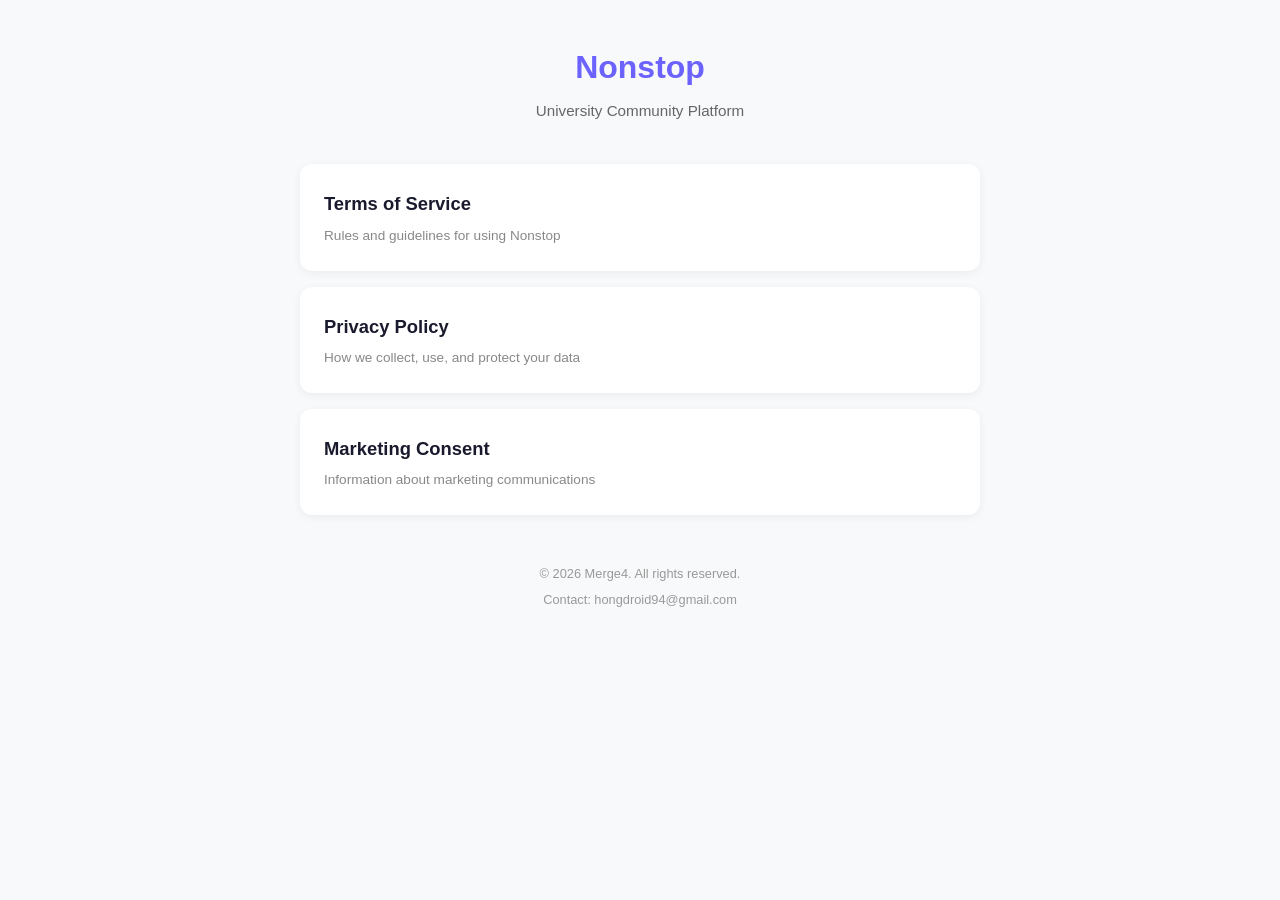
<file: index.html>
<!DOCTYPE html>
<html lang="en">
<head>
  <meta charset="UTF-8">
  <meta name="viewport" content="width=device-width, initial-scale=1.0">
  <title>Nonstop - Legal</title>
  <link rel="stylesheet" href="style.css">
</head>
<body>
  <div class="container">
    <header>
      <h1>Nonstop</h1>
      <p class="subtitle">University Community Platform</p>
    </header>
    <nav class="card-list">
      <a href="terms.html" class="card">
        <h2>Terms of Service</h2>
        <p>Rules and guidelines for using Nonstop</p>
      </a>
      <a href="privacy.html" class="card">
        <h2>Privacy Policy</h2>
        <p>How we collect, use, and protect your data</p>
      </a>
      <a href="marketing.html" class="card">
        <h2>Marketing Consent</h2>
        <p>Information about marketing communications</p>
      </a>
    </nav>
    <footer>
      <p>&copy; 2026 Merge4. All rights reserved.</p>
      <p>Contact: hongdroid94@gmail.com</p>
    </footer>
  </div>
</body>
</html>
</file>
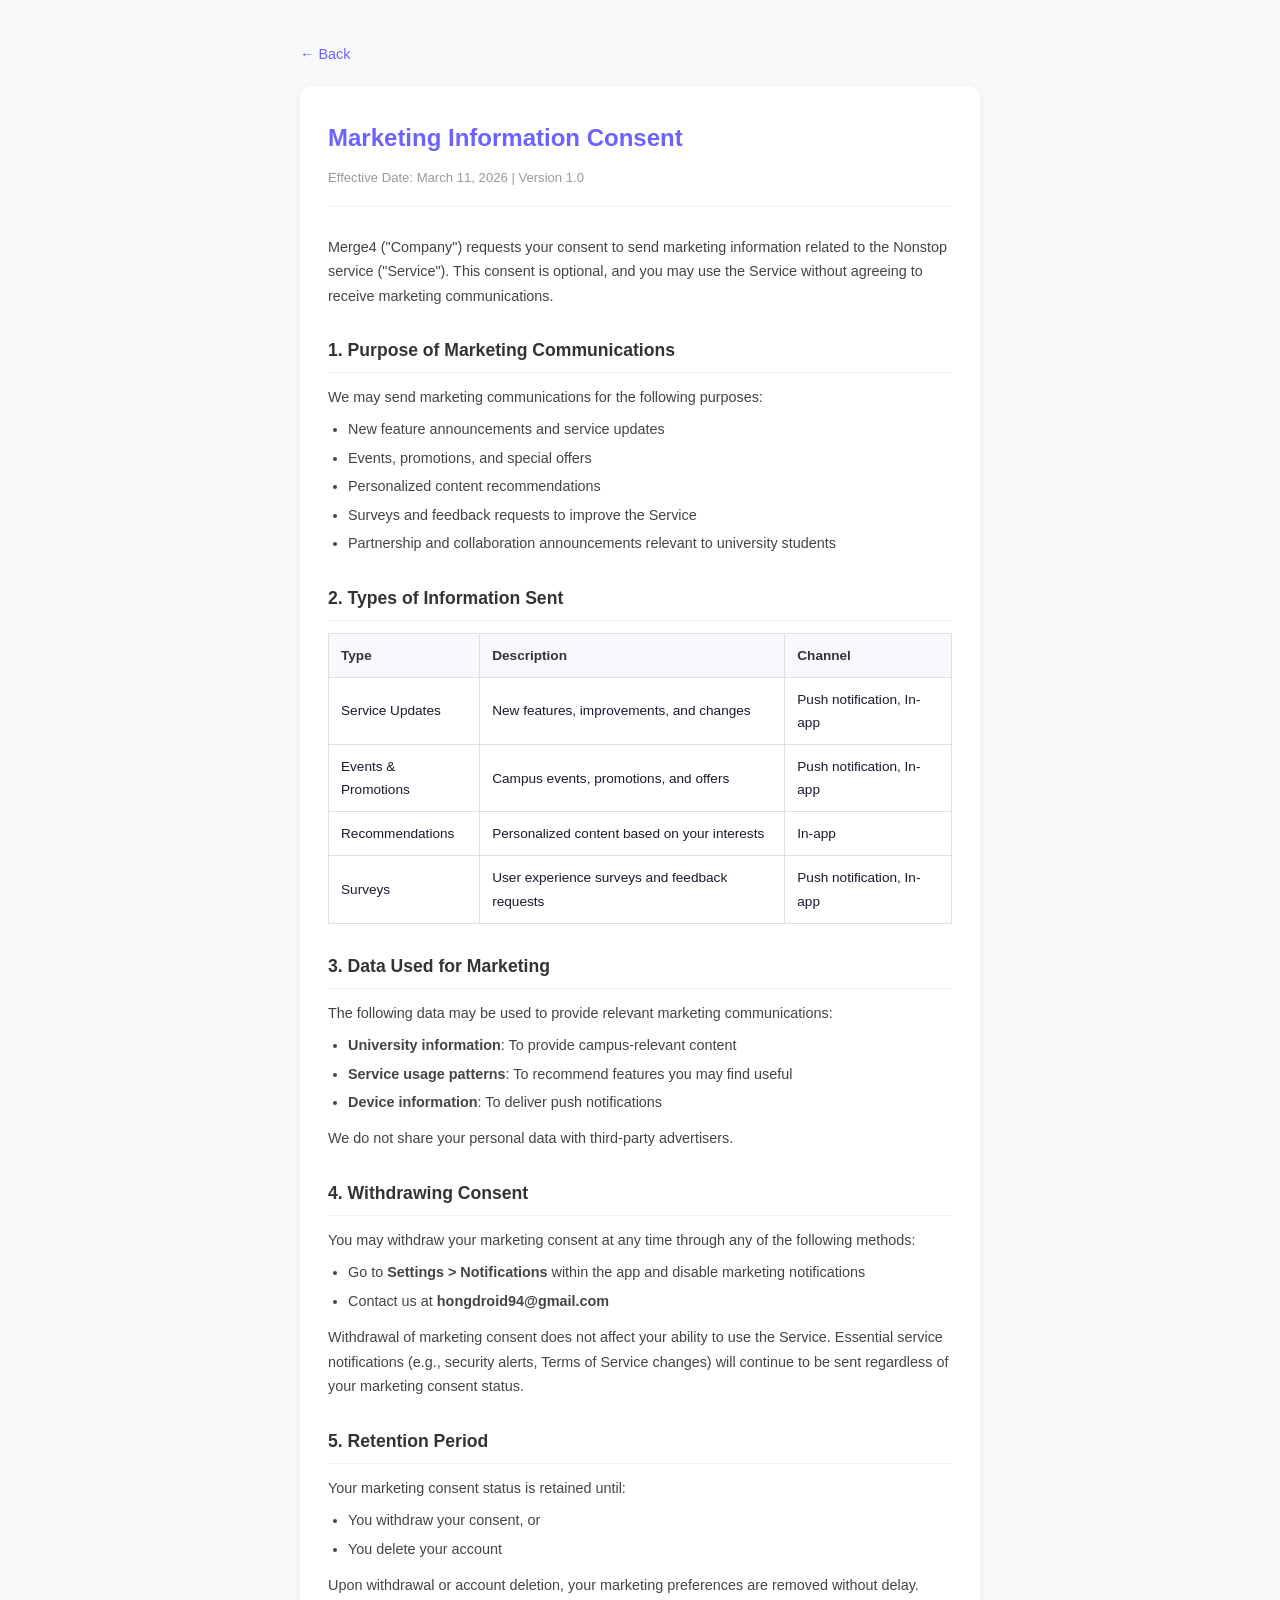
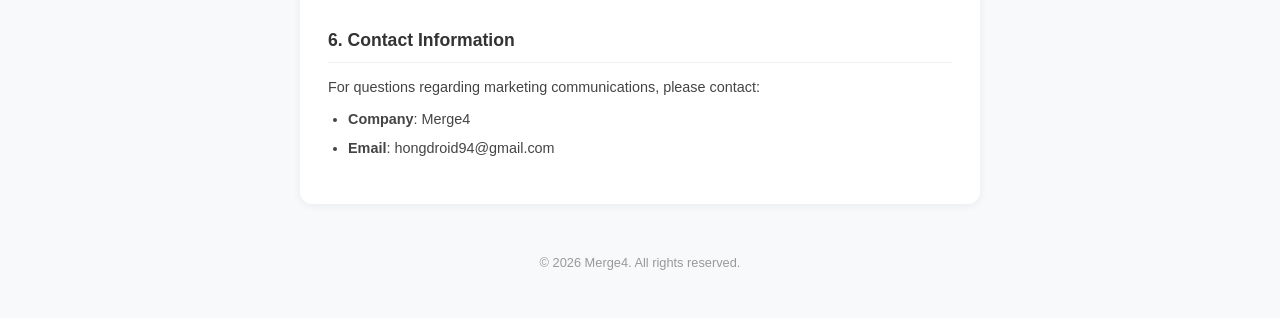
<file: marketing.html>
<!DOCTYPE html>
<html lang="en">
<head>
  <meta charset="UTF-8">
  <meta name="viewport" content="width=device-width, initial-scale=1.0">
  <title>Marketing Consent - Nonstop</title>
  <link rel="stylesheet" href="style.css">
</head>
<body>
  <div class="container">
    <a href="./" class="back-link">&larr; Back</a>
    <div class="legal">
      <h1>Marketing Information Consent</h1>
      <p class="meta">Effective Date: March 11, 2026 | Version 1.0</p>

      <p>Merge4 ("Company") requests your consent to send marketing information related to the Nonstop service ("Service"). This consent is optional, and you may use the Service without agreeing to receive marketing communications.</p>

      <h2>1. Purpose of Marketing Communications</h2>
      <p>We may send marketing communications for the following purposes:</p>
      <ul>
        <li>New feature announcements and service updates</li>
        <li>Events, promotions, and special offers</li>
        <li>Personalized content recommendations</li>
        <li>Surveys and feedback requests to improve the Service</li>
        <li>Partnership and collaboration announcements relevant to university students</li>
      </ul>

      <h2>2. Types of Information Sent</h2>
      <table>
        <thead>
          <tr><th>Type</th><th>Description</th><th>Channel</th></tr>
        </thead>
        <tbody>
          <tr><td>Service Updates</td><td>New features, improvements, and changes</td><td>Push notification, In-app</td></tr>
          <tr><td>Events & Promotions</td><td>Campus events, promotions, and offers</td><td>Push notification, In-app</td></tr>
          <tr><td>Recommendations</td><td>Personalized content based on your interests</td><td>In-app</td></tr>
          <tr><td>Surveys</td><td>User experience surveys and feedback requests</td><td>Push notification, In-app</td></tr>
        </tbody>
      </table>

      <h2>3. Data Used for Marketing</h2>
      <p>The following data may be used to provide relevant marketing communications:</p>
      <ul>
        <li><strong>University information</strong>: To provide campus-relevant content</li>
        <li><strong>Service usage patterns</strong>: To recommend features you may find useful</li>
        <li><strong>Device information</strong>: To deliver push notifications</li>
      </ul>
      <p>We do not share your personal data with third-party advertisers.</p>

      <h2>4. Withdrawing Consent</h2>
      <p>You may withdraw your marketing consent at any time through any of the following methods:</p>
      <ul>
        <li>Go to <strong>Settings &gt; Notifications</strong> within the app and disable marketing notifications</li>
        <li>Contact us at <strong>hongdroid94@gmail.com</strong></li>
      </ul>
      <p>Withdrawal of marketing consent does not affect your ability to use the Service. Essential service notifications (e.g., security alerts, Terms of Service changes) will continue to be sent regardless of your marketing consent status.</p>

      <h2>5. Retention Period</h2>
      <p>Your marketing consent status is retained until:</p>
      <ul>
        <li>You withdraw your consent, or</li>
        <li>You delete your account</li>
      </ul>
      <p>Upon withdrawal or account deletion, your marketing preferences are removed without delay.</p>

      <h2>6. Contact Information</h2>
      <p>For questions regarding marketing communications, please contact:</p>
      <ul>
        <li><strong>Company</strong>: Merge4</li>
        <li><strong>Email</strong>: hongdroid94@gmail.com</li>
      </ul>
    </div>
    <footer>
      <p>&copy; 2026 Merge4. All rights reserved.</p>
    </footer>
  </div>
</body>
</html>
</file>
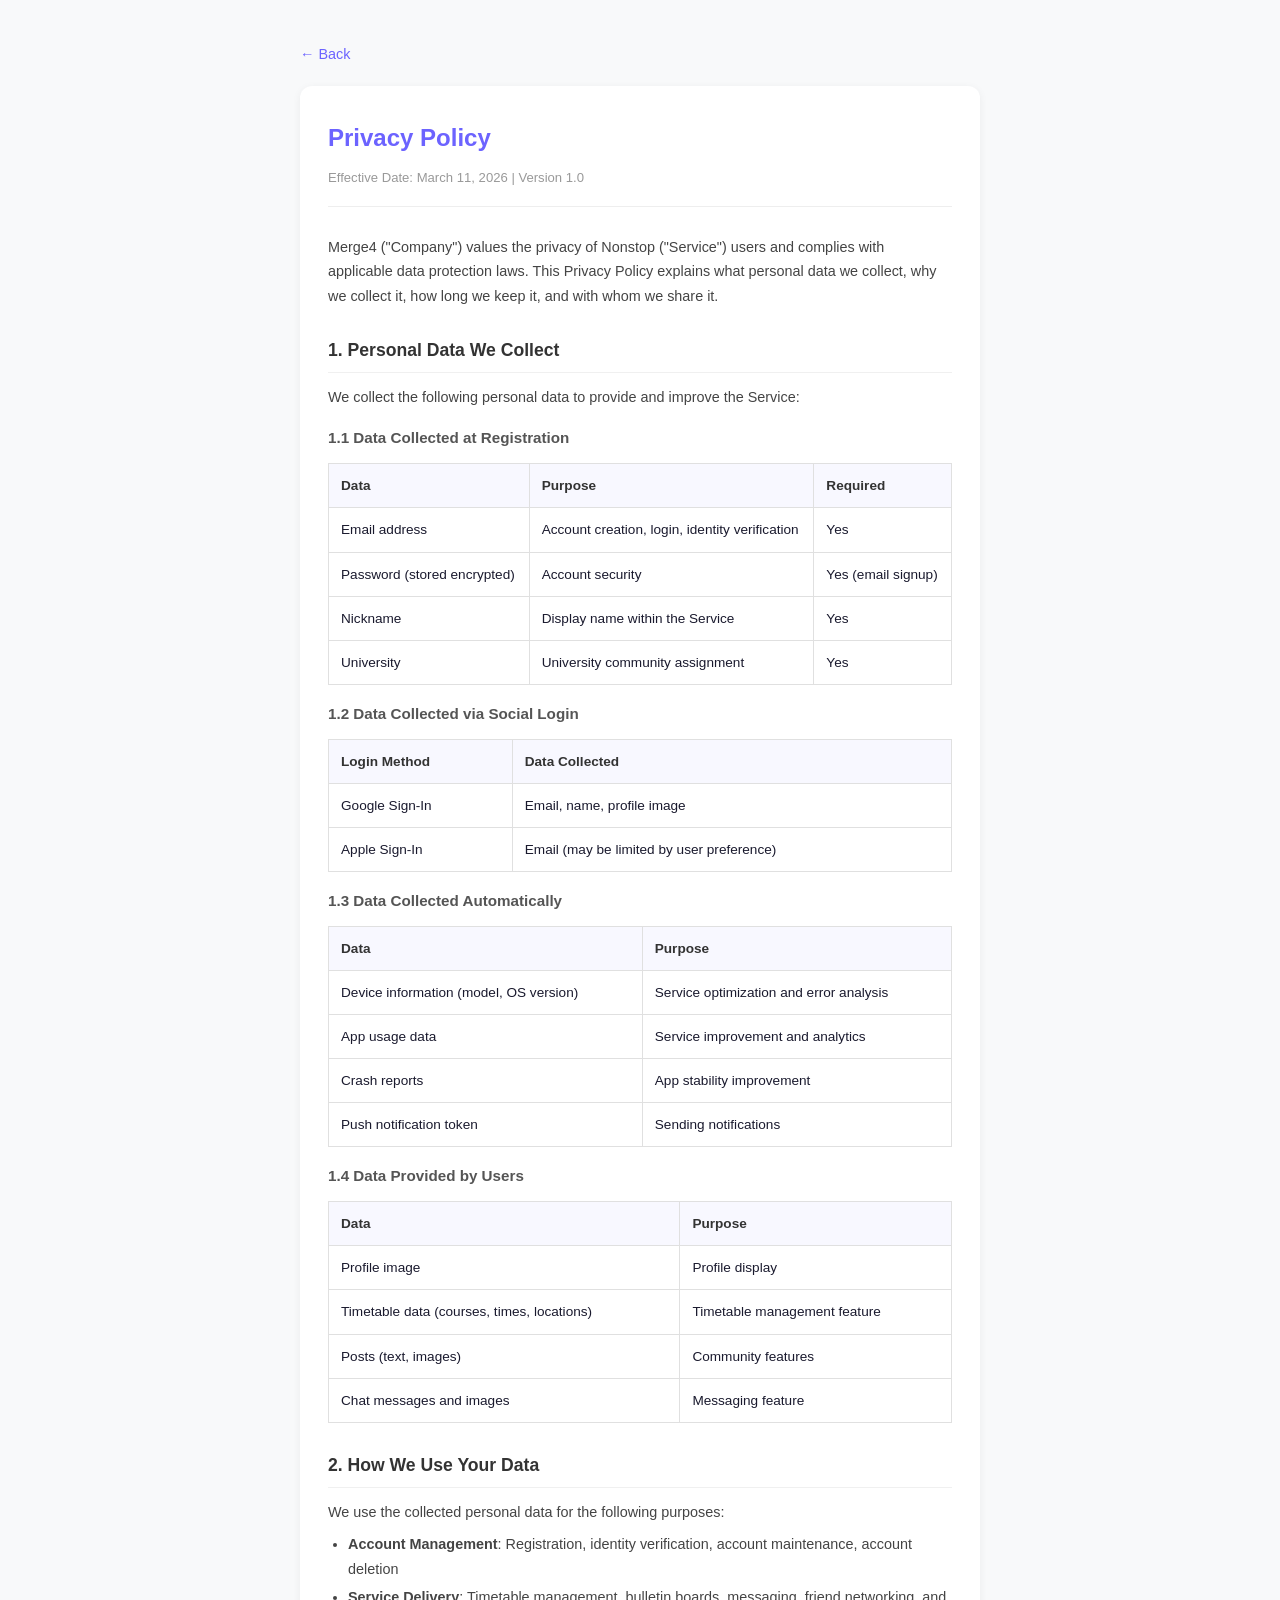
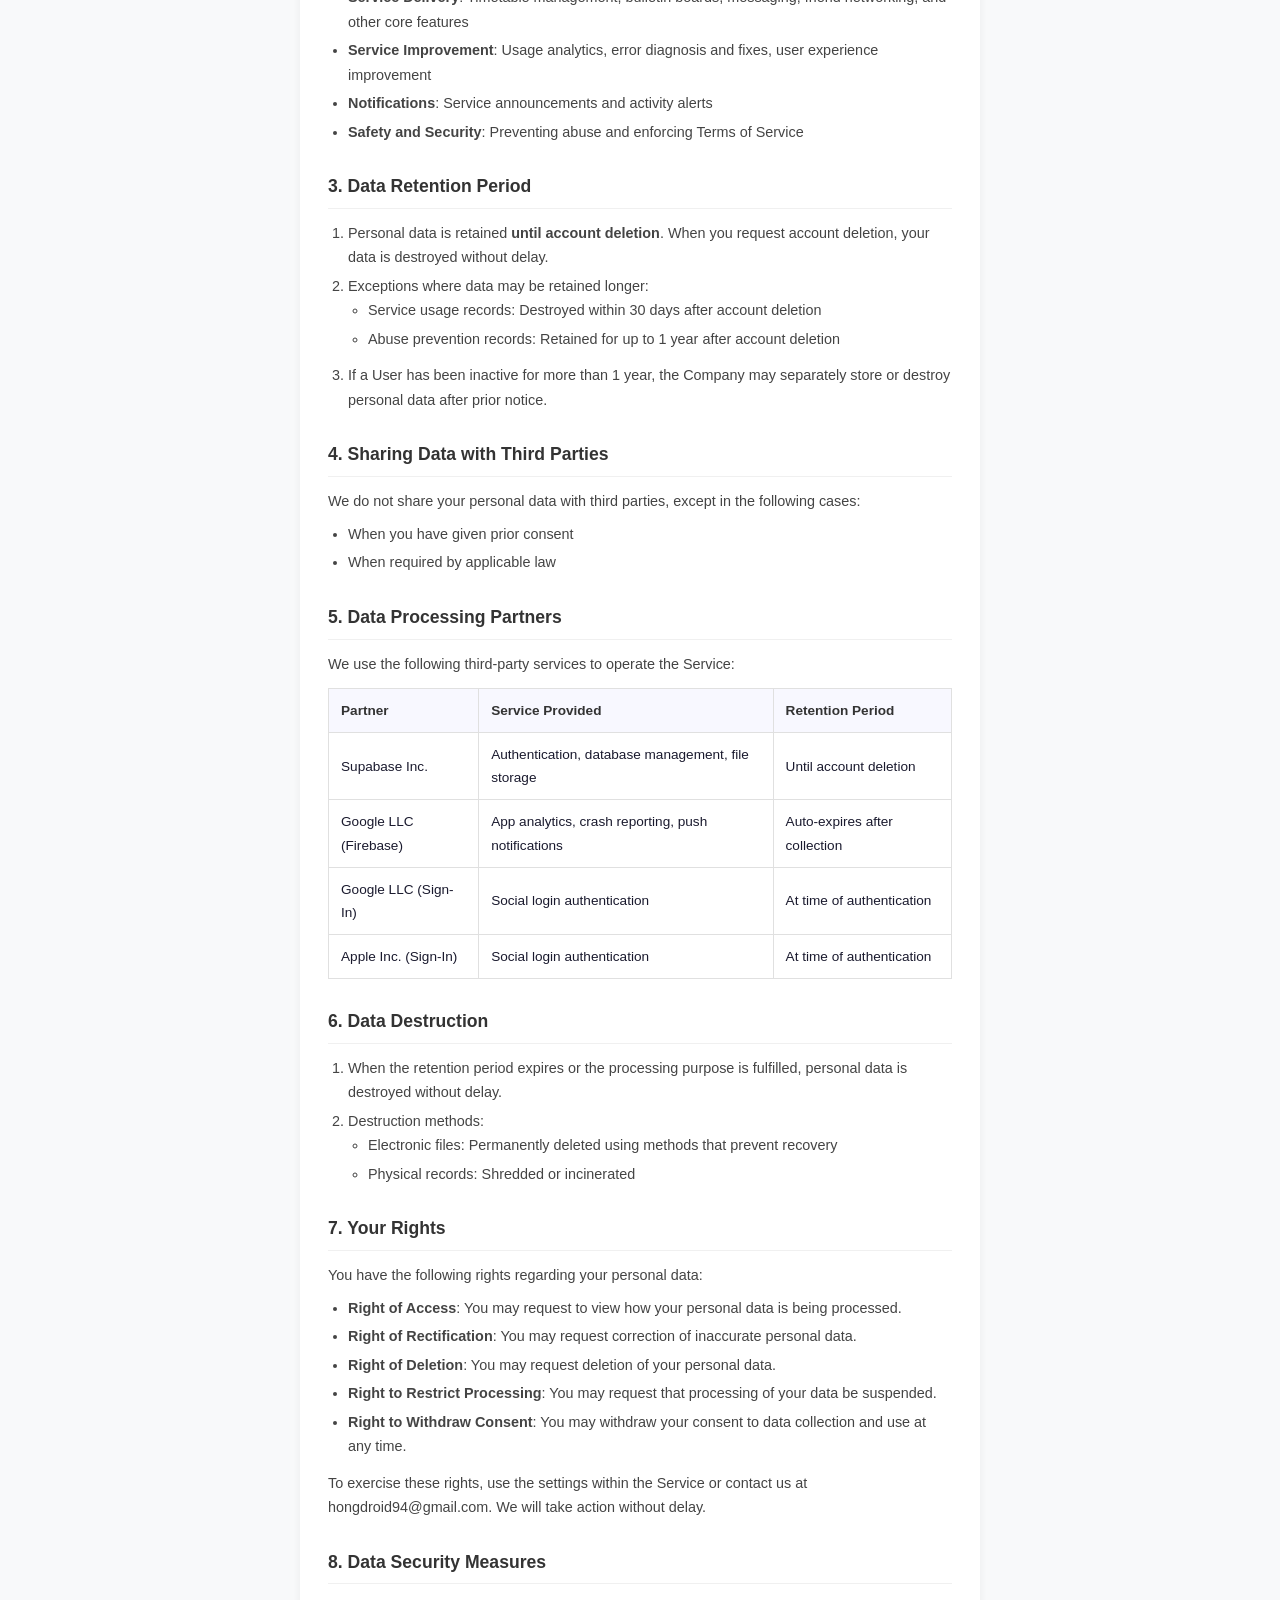
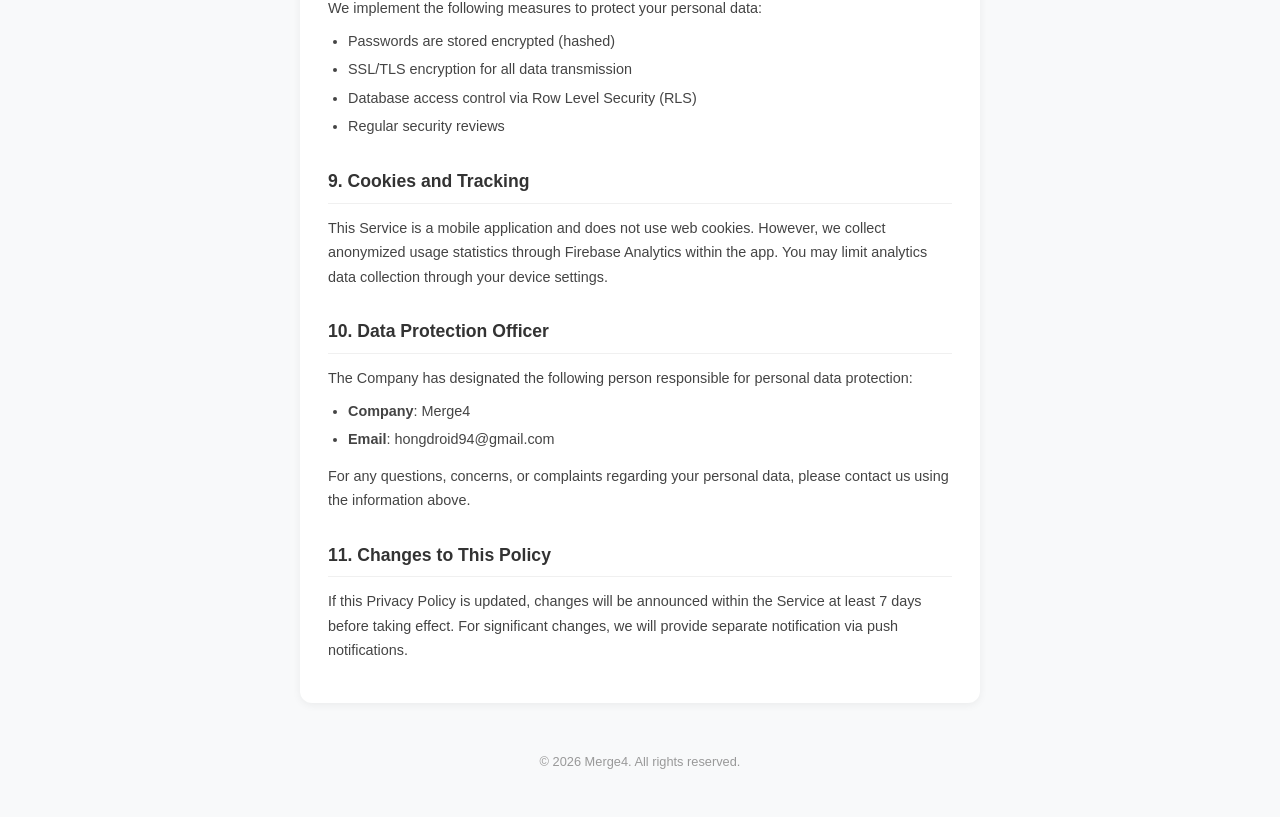
<file: privacy.html>
<!DOCTYPE html>
<html lang="en">
<head>
  <meta charset="UTF-8">
  <meta name="viewport" content="width=device-width, initial-scale=1.0">
  <title>Privacy Policy - Nonstop</title>
  <link rel="stylesheet" href="style.css">
</head>
<body>
  <div class="container">
    <a href="./" class="back-link">&larr; Back</a>
    <div class="legal">
      <h1>Privacy Policy</h1>
      <p class="meta">Effective Date: March 11, 2026 | Version 1.0</p>

      <p>Merge4 ("Company") values the privacy of Nonstop ("Service") users and complies with applicable data protection laws. This Privacy Policy explains what personal data we collect, why we collect it, how long we keep it, and with whom we share it.</p>

      <h2>1. Personal Data We Collect</h2>
      <p>We collect the following personal data to provide and improve the Service:</p>

      <h3>1.1 Data Collected at Registration</h3>
      <table>
        <thead>
          <tr><th>Data</th><th>Purpose</th><th>Required</th></tr>
        </thead>
        <tbody>
          <tr><td>Email address</td><td>Account creation, login, identity verification</td><td>Yes</td></tr>
          <tr><td>Password (stored encrypted)</td><td>Account security</td><td>Yes (email signup)</td></tr>
          <tr><td>Nickname</td><td>Display name within the Service</td><td>Yes</td></tr>
          <tr><td>University</td><td>University community assignment</td><td>Yes</td></tr>
        </tbody>
      </table>

      <h3>1.2 Data Collected via Social Login</h3>
      <table>
        <thead>
          <tr><th>Login Method</th><th>Data Collected</th></tr>
        </thead>
        <tbody>
          <tr><td>Google Sign-In</td><td>Email, name, profile image</td></tr>
          <tr><td>Apple Sign-In</td><td>Email (may be limited by user preference)</td></tr>
        </tbody>
      </table>

      <h3>1.3 Data Collected Automatically</h3>
      <table>
        <thead>
          <tr><th>Data</th><th>Purpose</th></tr>
        </thead>
        <tbody>
          <tr><td>Device information (model, OS version)</td><td>Service optimization and error analysis</td></tr>
          <tr><td>App usage data</td><td>Service improvement and analytics</td></tr>
          <tr><td>Crash reports</td><td>App stability improvement</td></tr>
          <tr><td>Push notification token</td><td>Sending notifications</td></tr>
        </tbody>
      </table>

      <h3>1.4 Data Provided by Users</h3>
      <table>
        <thead>
          <tr><th>Data</th><th>Purpose</th></tr>
        </thead>
        <tbody>
          <tr><td>Profile image</td><td>Profile display</td></tr>
          <tr><td>Timetable data (courses, times, locations)</td><td>Timetable management feature</td></tr>
          <tr><td>Posts (text, images)</td><td>Community features</td></tr>
          <tr><td>Chat messages and images</td><td>Messaging feature</td></tr>
        </tbody>
      </table>

      <h2>2. How We Use Your Data</h2>
      <p>We use the collected personal data for the following purposes:</p>
      <ul>
        <li><strong>Account Management</strong>: Registration, identity verification, account maintenance, account deletion</li>
        <li><strong>Service Delivery</strong>: Timetable management, bulletin boards, messaging, friend networking, and other core features</li>
        <li><strong>Service Improvement</strong>: Usage analytics, error diagnosis and fixes, user experience improvement</li>
        <li><strong>Notifications</strong>: Service announcements and activity alerts</li>
        <li><strong>Safety and Security</strong>: Preventing abuse and enforcing Terms of Service</li>
      </ul>

      <h2>3. Data Retention Period</h2>
      <ol>
        <li>Personal data is retained <strong>until account deletion</strong>. When you request account deletion, your data is destroyed without delay.</li>
        <li>Exceptions where data may be retained longer:
          <ul>
            <li>Service usage records: Destroyed within 30 days after account deletion</li>
            <li>Abuse prevention records: Retained for up to 1 year after account deletion</li>
          </ul>
        </li>
        <li>If a User has been inactive for more than 1 year, the Company may separately store or destroy personal data after prior notice.</li>
      </ol>

      <h2>4. Sharing Data with Third Parties</h2>
      <p>We do not share your personal data with third parties, except in the following cases:</p>
      <ul>
        <li>When you have given prior consent</li>
        <li>When required by applicable law</li>
      </ul>

      <h2>5. Data Processing Partners</h2>
      <p>We use the following third-party services to operate the Service:</p>
      <table>
        <thead>
          <tr><th>Partner</th><th>Service Provided</th><th>Retention Period</th></tr>
        </thead>
        <tbody>
          <tr><td>Supabase Inc.</td><td>Authentication, database management, file storage</td><td>Until account deletion</td></tr>
          <tr><td>Google LLC (Firebase)</td><td>App analytics, crash reporting, push notifications</td><td>Auto-expires after collection</td></tr>
          <tr><td>Google LLC (Sign-In)</td><td>Social login authentication</td><td>At time of authentication</td></tr>
          <tr><td>Apple Inc. (Sign-In)</td><td>Social login authentication</td><td>At time of authentication</td></tr>
        </tbody>
      </table>

      <h2>6. Data Destruction</h2>
      <ol>
        <li>When the retention period expires or the processing purpose is fulfilled, personal data is destroyed without delay.</li>
        <li>Destruction methods:
          <ul>
            <li>Electronic files: Permanently deleted using methods that prevent recovery</li>
            <li>Physical records: Shredded or incinerated</li>
          </ul>
        </li>
      </ol>

      <h2>7. Your Rights</h2>
      <p>You have the following rights regarding your personal data:</p>
      <ul>
        <li><strong>Right of Access</strong>: You may request to view how your personal data is being processed.</li>
        <li><strong>Right of Rectification</strong>: You may request correction of inaccurate personal data.</li>
        <li><strong>Right of Deletion</strong>: You may request deletion of your personal data.</li>
        <li><strong>Right to Restrict Processing</strong>: You may request that processing of your data be suspended.</li>
        <li><strong>Right to Withdraw Consent</strong>: You may withdraw your consent to data collection and use at any time.</li>
      </ul>
      <p>To exercise these rights, use the settings within the Service or contact us at hongdroid94@gmail.com. We will take action without delay.</p>

      <h2>8. Data Security Measures</h2>
      <p>We implement the following measures to protect your personal data:</p>
      <ul>
        <li>Passwords are stored encrypted (hashed)</li>
        <li>SSL/TLS encryption for all data transmission</li>
        <li>Database access control via Row Level Security (RLS)</li>
        <li>Regular security reviews</li>
      </ul>

      <h2>9. Cookies and Tracking</h2>
      <p>This Service is a mobile application and does not use web cookies. However, we collect anonymized usage statistics through Firebase Analytics within the app. You may limit analytics data collection through your device settings.</p>

      <h2>10. Data Protection Officer</h2>
      <p>The Company has designated the following person responsible for personal data protection:</p>
      <ul>
        <li><strong>Company</strong>: Merge4</li>
        <li><strong>Email</strong>: hongdroid94@gmail.com</li>
      </ul>
      <p>For any questions, concerns, or complaints regarding your personal data, please contact us using the information above.</p>

      <h2>11. Changes to This Policy</h2>
      <p>If this Privacy Policy is updated, changes will be announced within the Service at least 7 days before taking effect. For significant changes, we will provide separate notification via push notifications.</p>
    </div>
    <footer>
      <p>&copy; 2026 Merge4. All rights reserved.</p>
    </footer>
  </div>
</body>
</html>
</file>
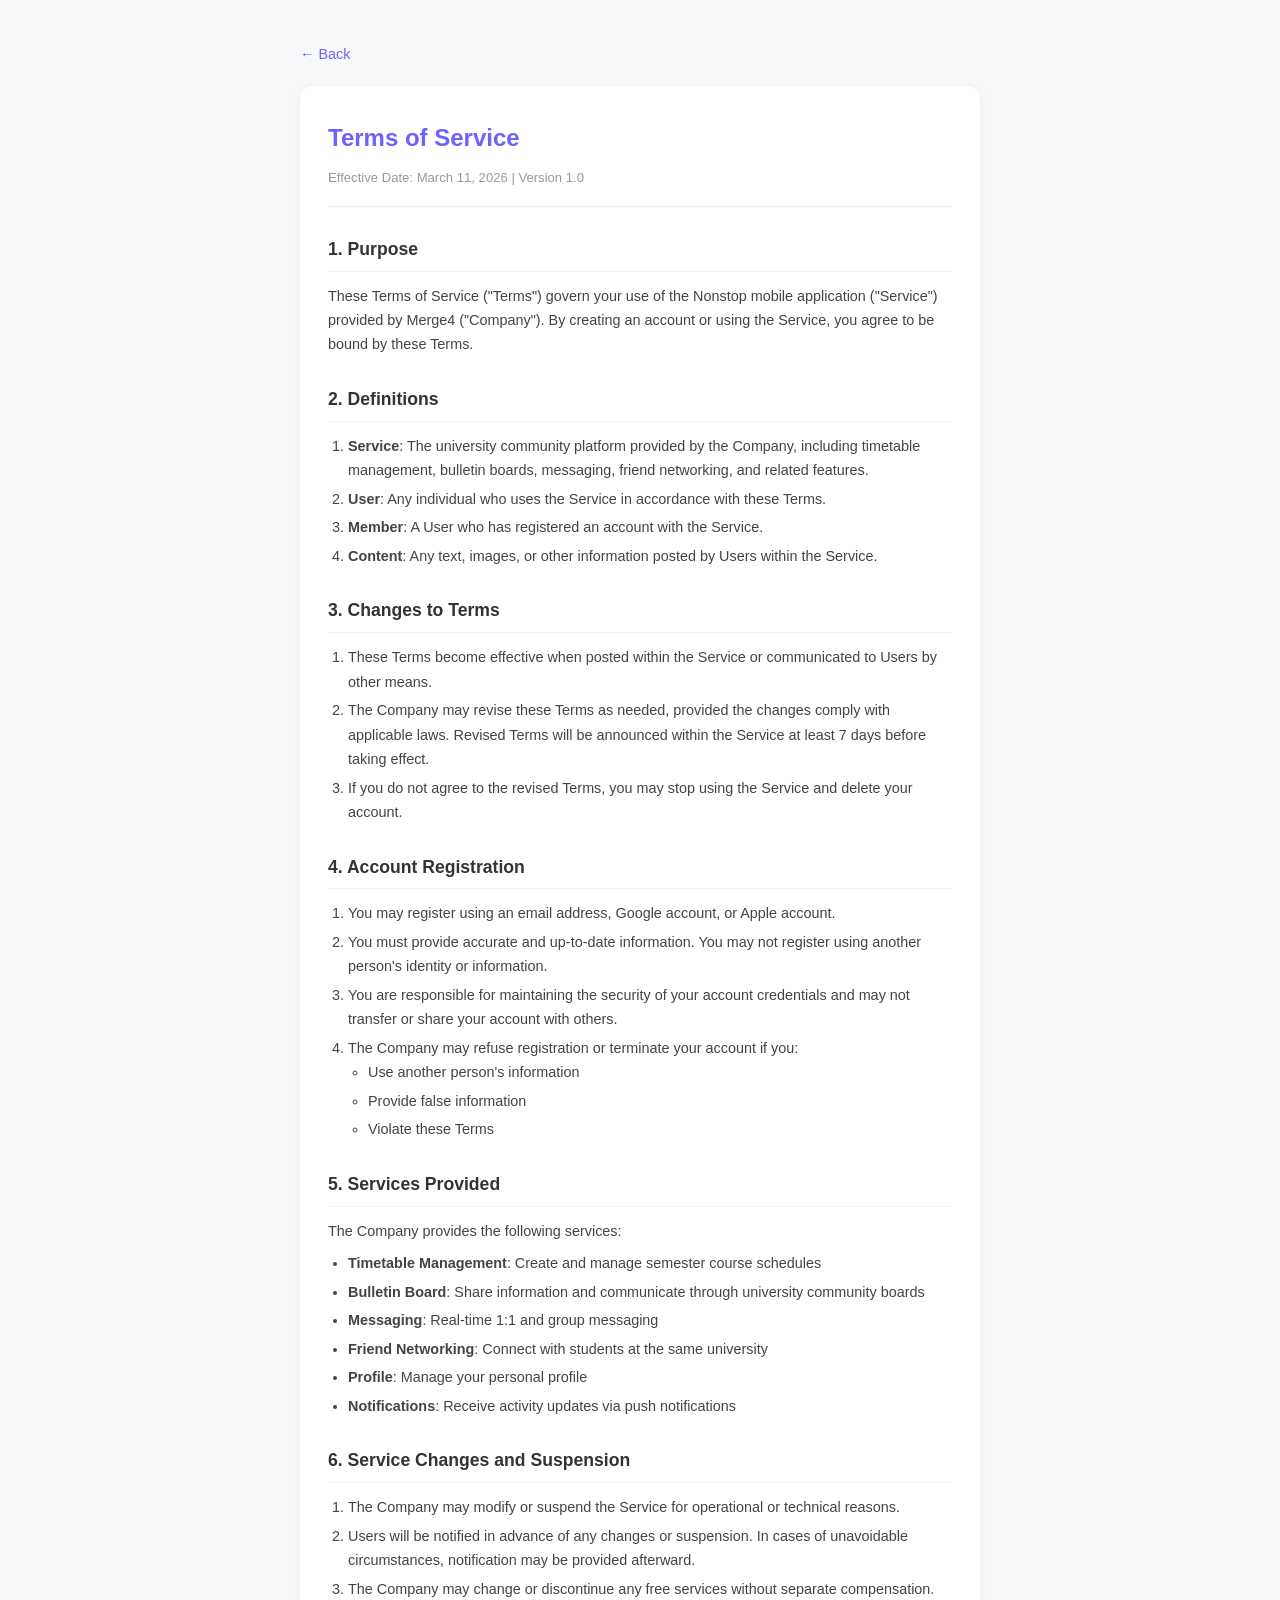
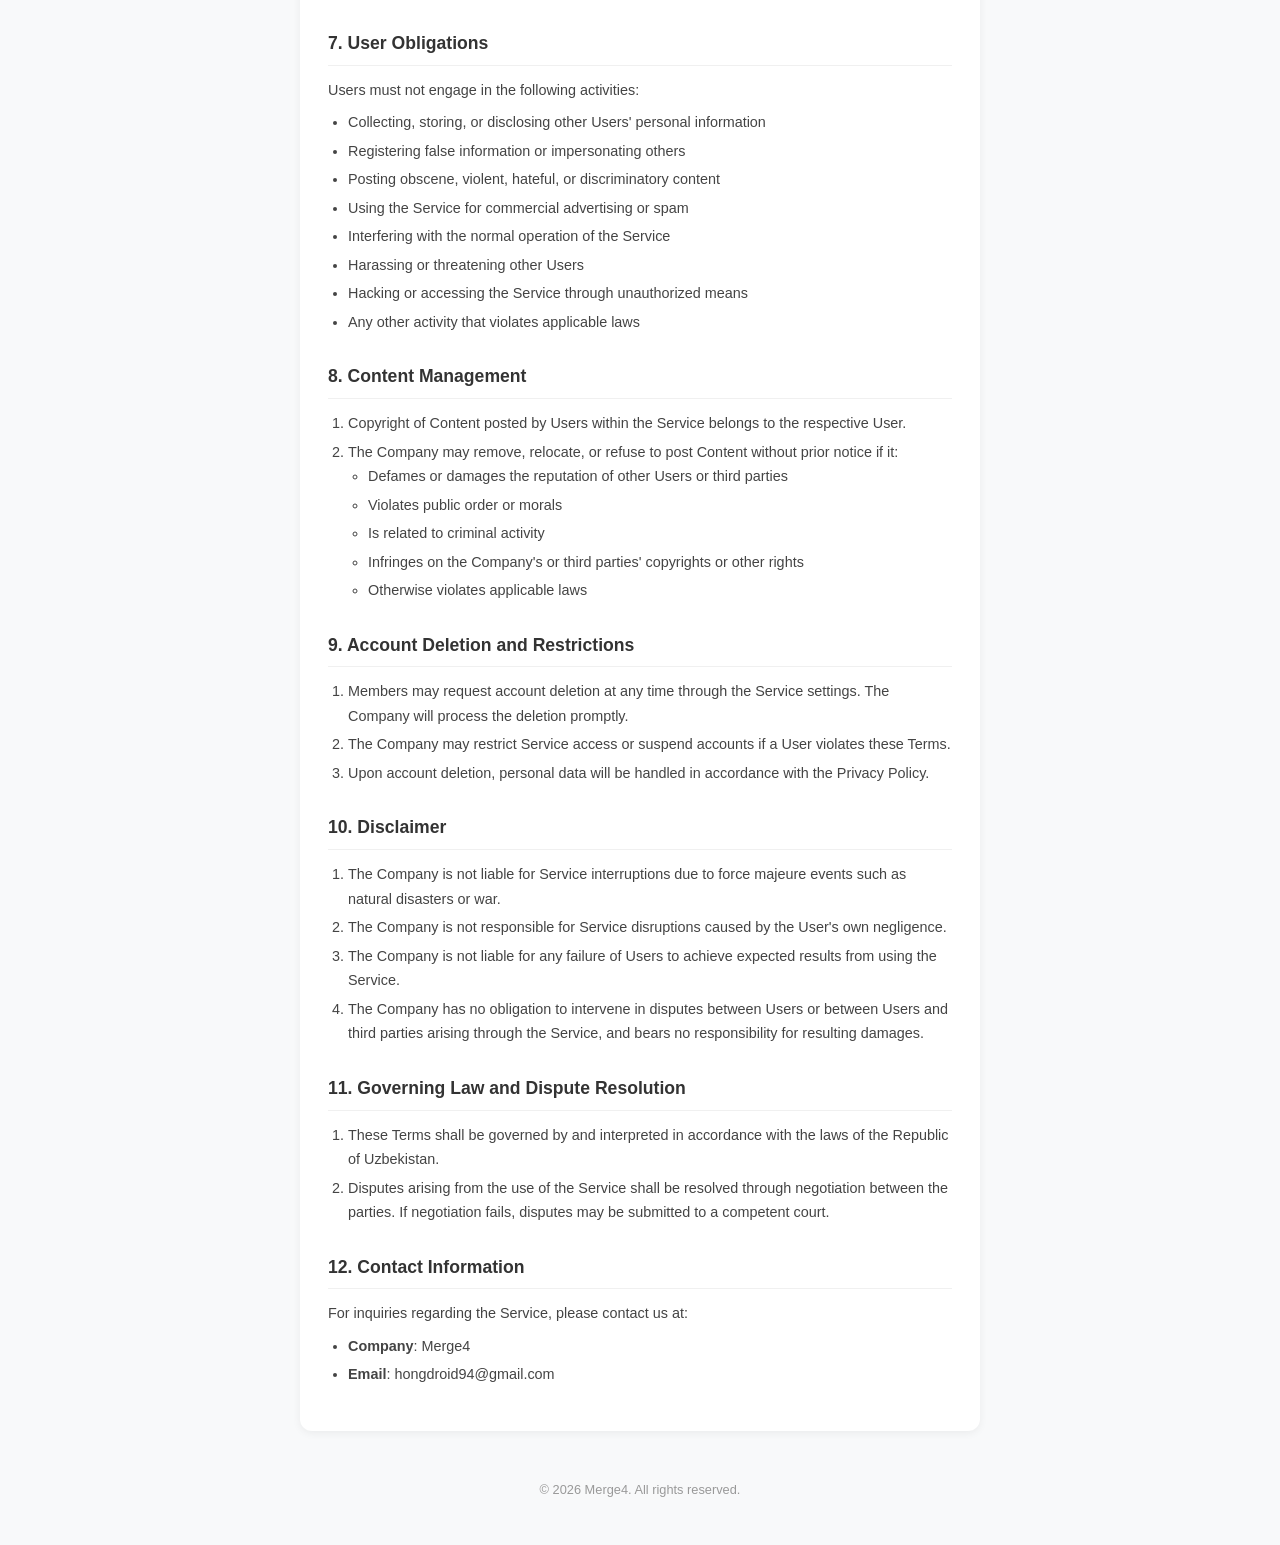
<file: terms.html>
<!DOCTYPE html>
<html lang="en">
<head>
  <meta charset="UTF-8">
  <meta name="viewport" content="width=device-width, initial-scale=1.0">
  <title>Terms of Service - Nonstop</title>
  <link rel="stylesheet" href="style.css">
</head>
<body>
  <div class="container">
    <a href="./" class="back-link">&larr; Back</a>
    <div class="legal">
      <h1>Terms of Service</h1>
      <p class="meta">Effective Date: March 11, 2026 | Version 1.0</p>

      <h2>1. Purpose</h2>
      <p>These Terms of Service ("Terms") govern your use of the Nonstop mobile application ("Service") provided by Merge4 ("Company"). By creating an account or using the Service, you agree to be bound by these Terms.</p>

      <h2>2. Definitions</h2>
      <ol>
        <li><strong>Service</strong>: The university community platform provided by the Company, including timetable management, bulletin boards, messaging, friend networking, and related features.</li>
        <li><strong>User</strong>: Any individual who uses the Service in accordance with these Terms.</li>
        <li><strong>Member</strong>: A User who has registered an account with the Service.</li>
        <li><strong>Content</strong>: Any text, images, or other information posted by Users within the Service.</li>
      </ol>

      <h2>3. Changes to Terms</h2>
      <ol>
        <li>These Terms become effective when posted within the Service or communicated to Users by other means.</li>
        <li>The Company may revise these Terms as needed, provided the changes comply with applicable laws. Revised Terms will be announced within the Service at least 7 days before taking effect.</li>
        <li>If you do not agree to the revised Terms, you may stop using the Service and delete your account.</li>
      </ol>

      <h2>4. Account Registration</h2>
      <ol>
        <li>You may register using an email address, Google account, or Apple account.</li>
        <li>You must provide accurate and up-to-date information. You may not register using another person's identity or information.</li>
        <li>You are responsible for maintaining the security of your account credentials and may not transfer or share your account with others.</li>
        <li>The Company may refuse registration or terminate your account if you:
          <ul>
            <li>Use another person's information</li>
            <li>Provide false information</li>
            <li>Violate these Terms</li>
          </ul>
        </li>
      </ol>

      <h2>5. Services Provided</h2>
      <p>The Company provides the following services:</p>
      <ul>
        <li><strong>Timetable Management</strong>: Create and manage semester course schedules</li>
        <li><strong>Bulletin Board</strong>: Share information and communicate through university community boards</li>
        <li><strong>Messaging</strong>: Real-time 1:1 and group messaging</li>
        <li><strong>Friend Networking</strong>: Connect with students at the same university</li>
        <li><strong>Profile</strong>: Manage your personal profile</li>
        <li><strong>Notifications</strong>: Receive activity updates via push notifications</li>
      </ul>

      <h2>6. Service Changes and Suspension</h2>
      <ol>
        <li>The Company may modify or suspend the Service for operational or technical reasons.</li>
        <li>Users will be notified in advance of any changes or suspension. In cases of unavoidable circumstances, notification may be provided afterward.</li>
        <li>The Company may change or discontinue any free services without separate compensation.</li>
      </ol>

      <h2>7. User Obligations</h2>
      <p>Users must not engage in the following activities:</p>
      <ul>
        <li>Collecting, storing, or disclosing other Users' personal information</li>
        <li>Registering false information or impersonating others</li>
        <li>Posting obscene, violent, hateful, or discriminatory content</li>
        <li>Using the Service for commercial advertising or spam</li>
        <li>Interfering with the normal operation of the Service</li>
        <li>Harassing or threatening other Users</li>
        <li>Hacking or accessing the Service through unauthorized means</li>
        <li>Any other activity that violates applicable laws</li>
      </ul>

      <h2>8. Content Management</h2>
      <ol>
        <li>Copyright of Content posted by Users within the Service belongs to the respective User.</li>
        <li>The Company may remove, relocate, or refuse to post Content without prior notice if it:
          <ul>
            <li>Defames or damages the reputation of other Users or third parties</li>
            <li>Violates public order or morals</li>
            <li>Is related to criminal activity</li>
            <li>Infringes on the Company's or third parties' copyrights or other rights</li>
            <li>Otherwise violates applicable laws</li>
          </ul>
        </li>
      </ol>

      <h2>9. Account Deletion and Restrictions</h2>
      <ol>
        <li>Members may request account deletion at any time through the Service settings. The Company will process the deletion promptly.</li>
        <li>The Company may restrict Service access or suspend accounts if a User violates these Terms.</li>
        <li>Upon account deletion, personal data will be handled in accordance with the Privacy Policy.</li>
      </ol>

      <h2>10. Disclaimer</h2>
      <ol>
        <li>The Company is not liable for Service interruptions due to force majeure events such as natural disasters or war.</li>
        <li>The Company is not responsible for Service disruptions caused by the User's own negligence.</li>
        <li>The Company is not liable for any failure of Users to achieve expected results from using the Service.</li>
        <li>The Company has no obligation to intervene in disputes between Users or between Users and third parties arising through the Service, and bears no responsibility for resulting damages.</li>
      </ol>

      <h2>11. Governing Law and Dispute Resolution</h2>
      <ol>
        <li>These Terms shall be governed by and interpreted in accordance with the laws of the Republic of Uzbekistan.</li>
        <li>Disputes arising from the use of the Service shall be resolved through negotiation between the parties. If negotiation fails, disputes may be submitted to a competent court.</li>
      </ol>

      <h2>12. Contact Information</h2>
      <p>For inquiries regarding the Service, please contact us at:</p>
      <ul>
        <li><strong>Company</strong>: Merge4</li>
        <li><strong>Email</strong>: hongdroid94@gmail.com</li>
      </ul>
    </div>
    <footer>
      <p>&copy; 2026 Merge4. All rights reserved.</p>
    </footer>
  </div>
</body>
</html>
</file>
<file: style.css>
* { margin: 0; padding: 0; box-sizing: border-box; }
body { font-family: -apple-system, BlinkMacSystemFont, 'Segoe UI', Roboto, sans-serif; background: #f8f9fa; color: #1a1a2e; line-height: 1.7; }
.container { max-width: 720px; margin: 0 auto; padding: 40px 20px; }
header { text-align: center; margin-bottom: 40px; }
header h1 { font-size: 2rem; color: #6C63FF; margin-bottom: 4px; }
header .subtitle { color: #666; font-size: 0.95rem; }
.card-list { display: flex; flex-direction: column; gap: 16px; }
.card { display: block; background: #fff; border-radius: 12px; padding: 24px; text-decoration: none; color: inherit; box-shadow: 0 2px 8px rgba(0,0,0,0.06); transition: transform 0.2s, box-shadow 0.2s; }
.card:hover { transform: translateY(-2px); box-shadow: 0 4px 16px rgba(108,99,255,0.15); }
.card h2 { font-size: 1.15rem; margin-bottom: 4px; }
.card p { color: #888; font-size: 0.85rem; }
footer { text-align: center; margin-top: 48px; color: #999; font-size: 0.8rem; }
footer p { margin-bottom: 4px; }

/* Legal page styles */
.legal { background: #fff; border-radius: 12px; padding: 32px 28px; box-shadow: 0 2px 8px rgba(0,0,0,0.06); margin-bottom: 32px; }
.legal h1 { font-size: 1.5rem; color: #6C63FF; margin-bottom: 8px; }
.legal .meta { color: #999; font-size: 0.82rem; margin-bottom: 28px; padding-bottom: 16px; border-bottom: 1px solid #eee; }
.legal h2 { font-size: 1.1rem; color: #333; margin-top: 28px; margin-bottom: 12px; padding-bottom: 6px; border-bottom: 1px solid #f0f0f0; }
.legal h3 { font-size: 0.95rem; color: #555; margin-top: 16px; margin-bottom: 8px; }
.legal p, .legal li { font-size: 0.9rem; color: #444; margin-bottom: 8px; }
.legal ul, .legal ol { padding-left: 20px; margin-bottom: 12px; }
.legal li { margin-bottom: 4px; }
.legal table { width: 100%; border-collapse: collapse; margin: 12px 0; font-size: 0.85rem; }
.legal th, .legal td { border: 1px solid #e0e0e0; padding: 10px 12px; text-align: left; }
.legal th { background: #f8f8ff; font-weight: 600; color: #333; }
.back-link { display: inline-block; margin-bottom: 20px; color: #6C63FF; text-decoration: none; font-size: 0.9rem; }
.back-link:hover { text-decoration: underline; }

@media (max-width: 600px) {
  .container { padding: 24px 16px; }
  .legal { padding: 24px 18px; }
  .legal table { font-size: 0.78rem; }
  .legal th, .legal td { padding: 8px; }
}
</file>
